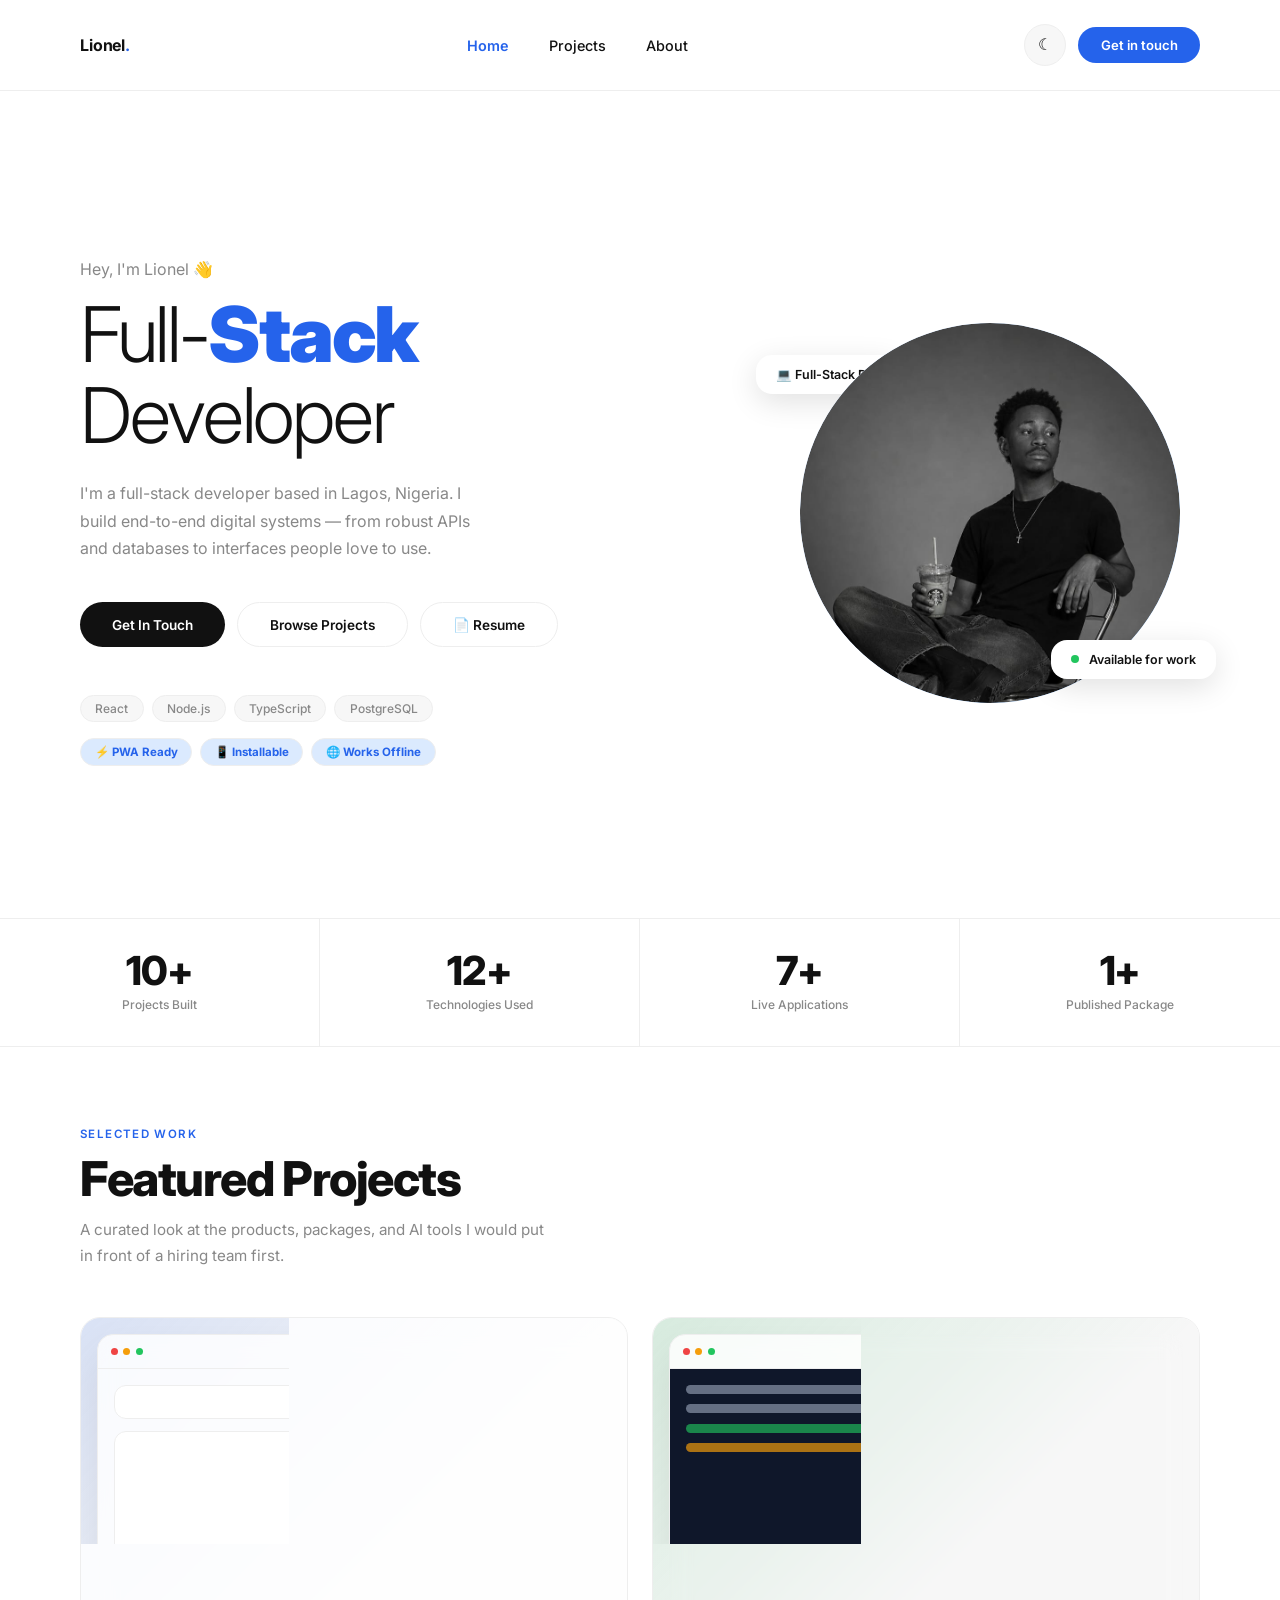
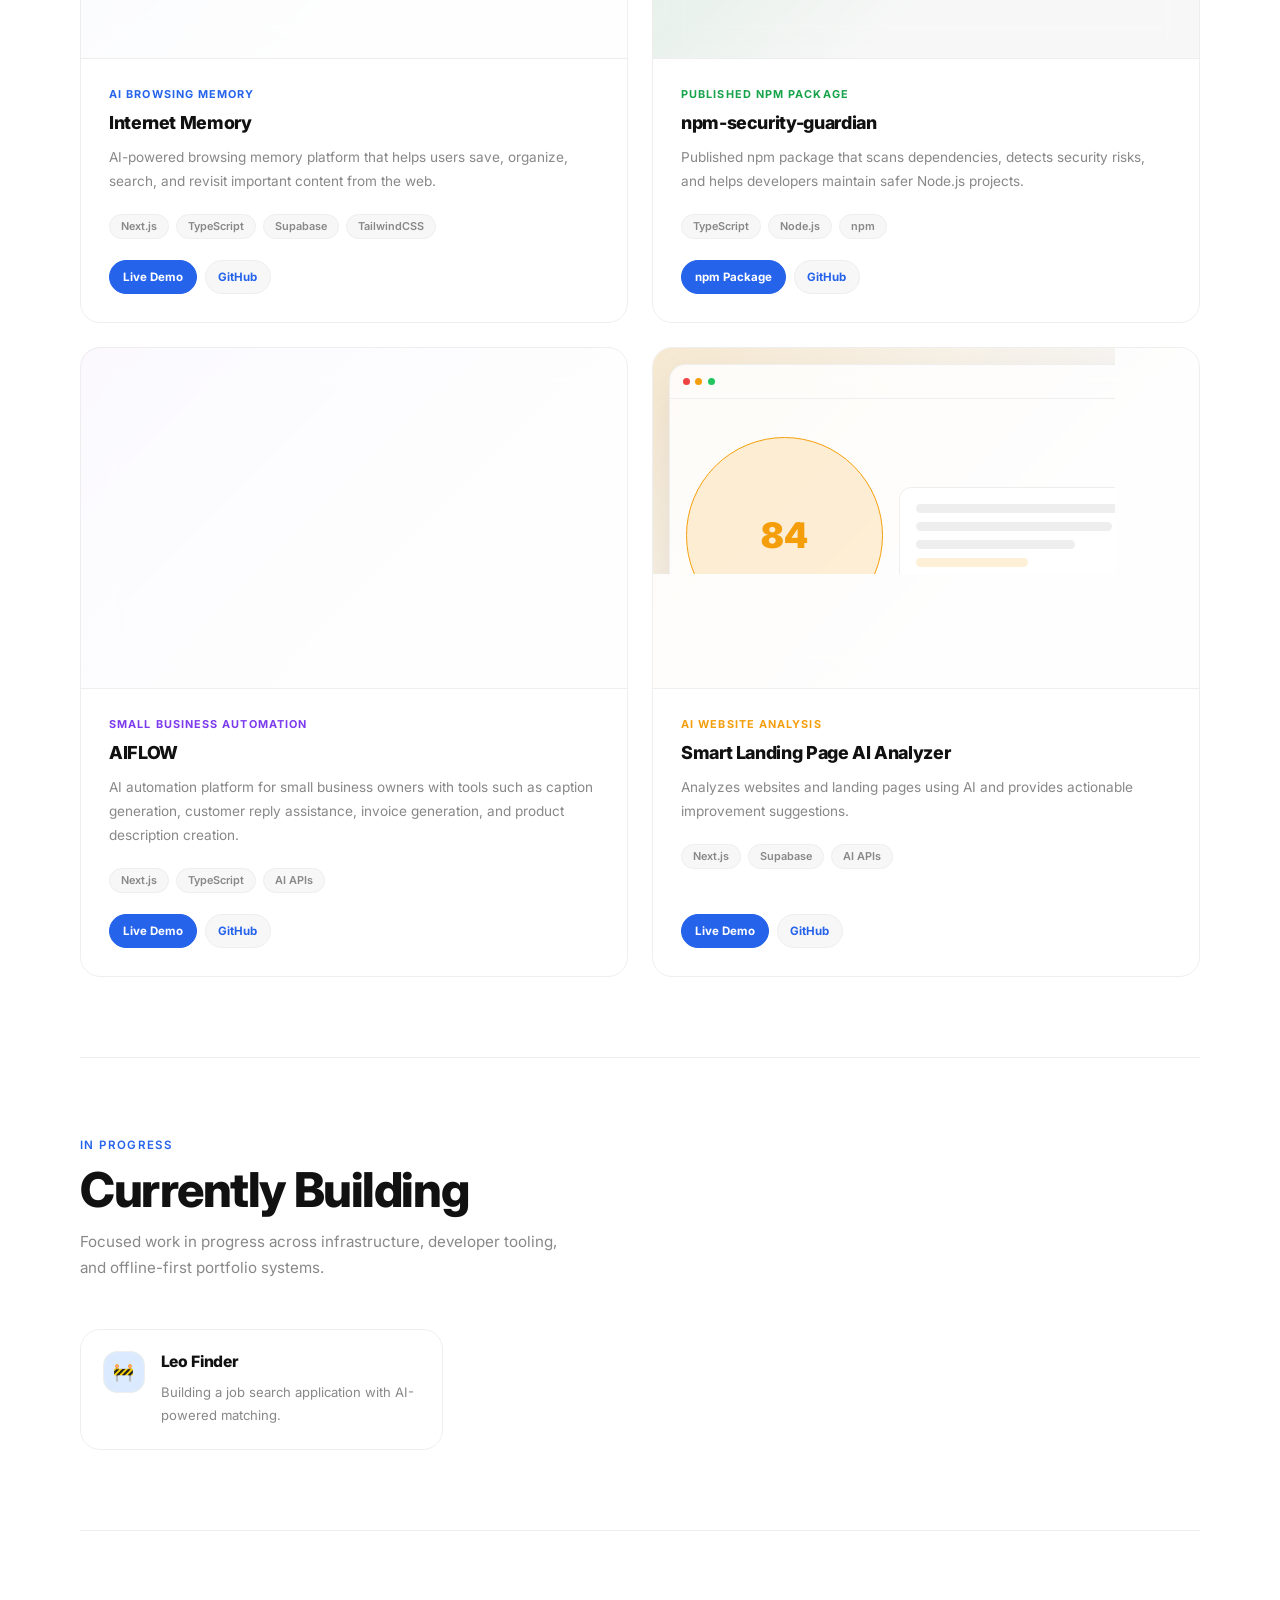
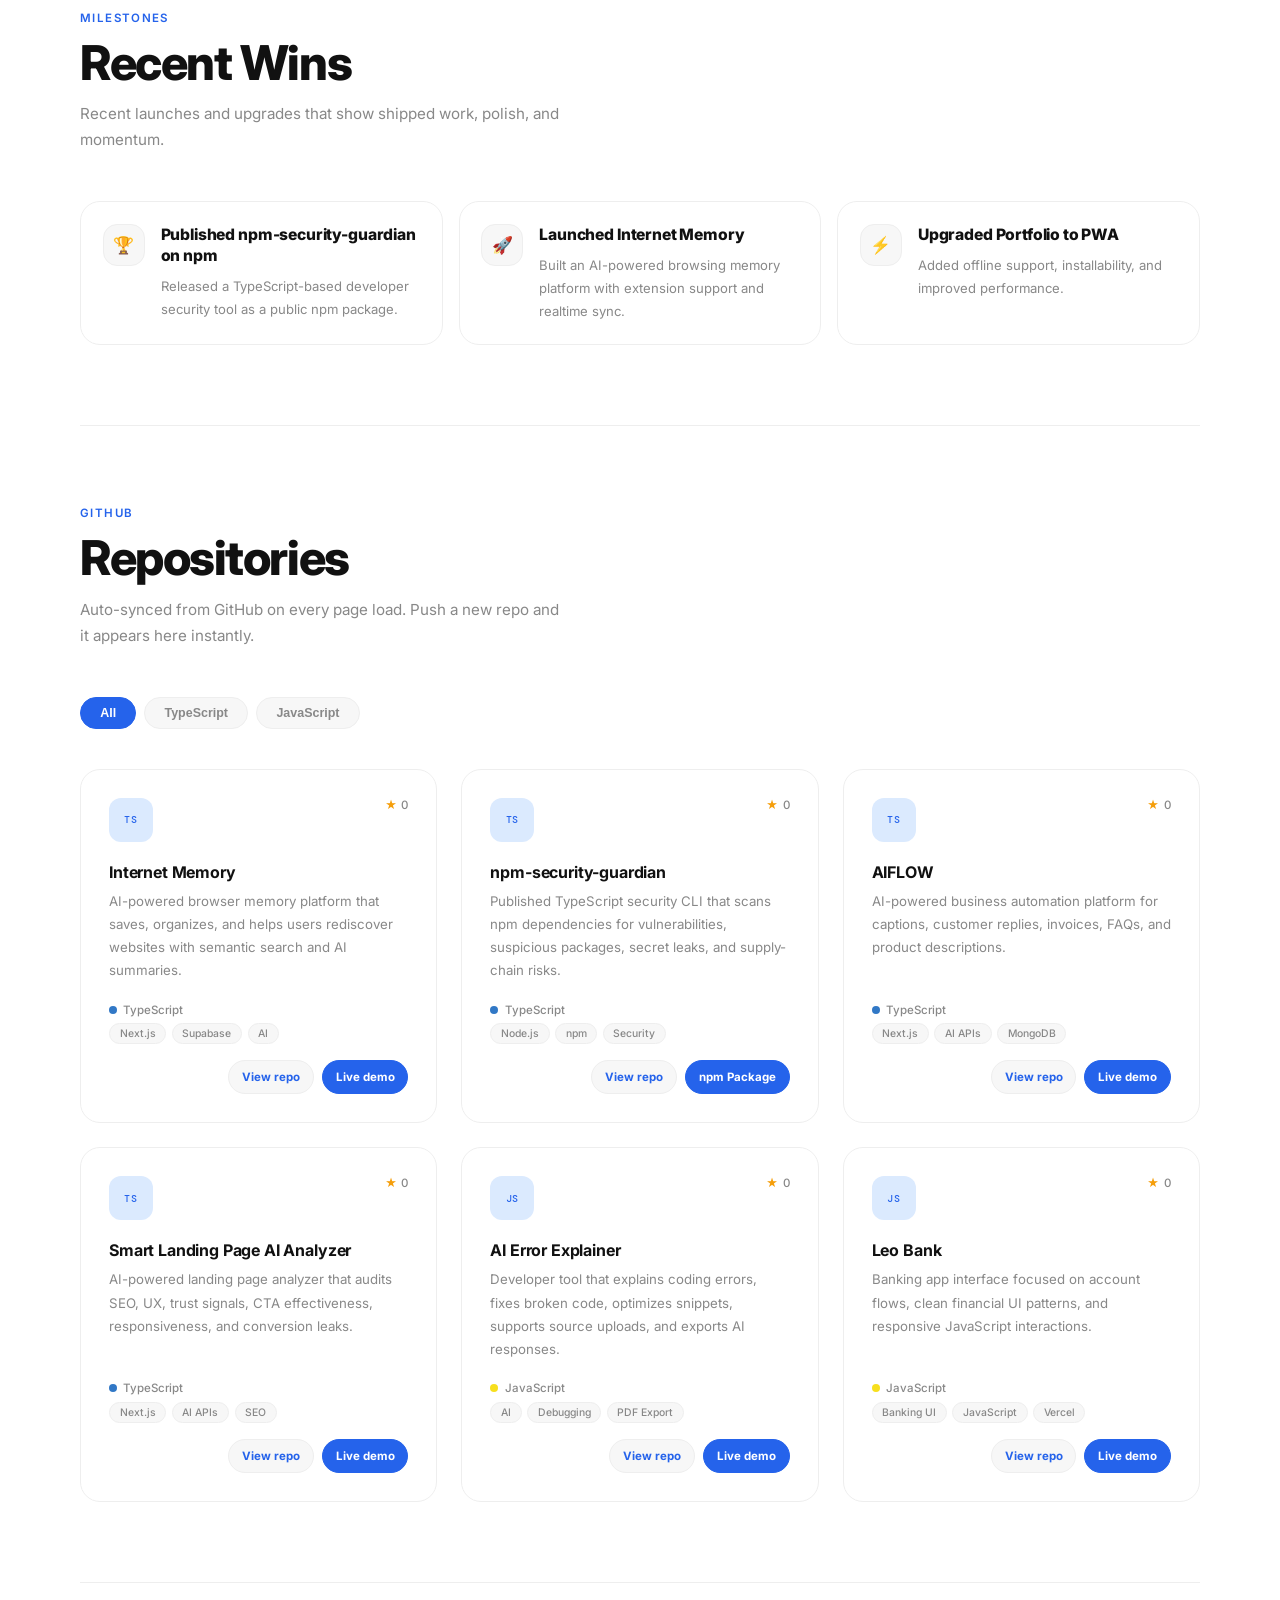
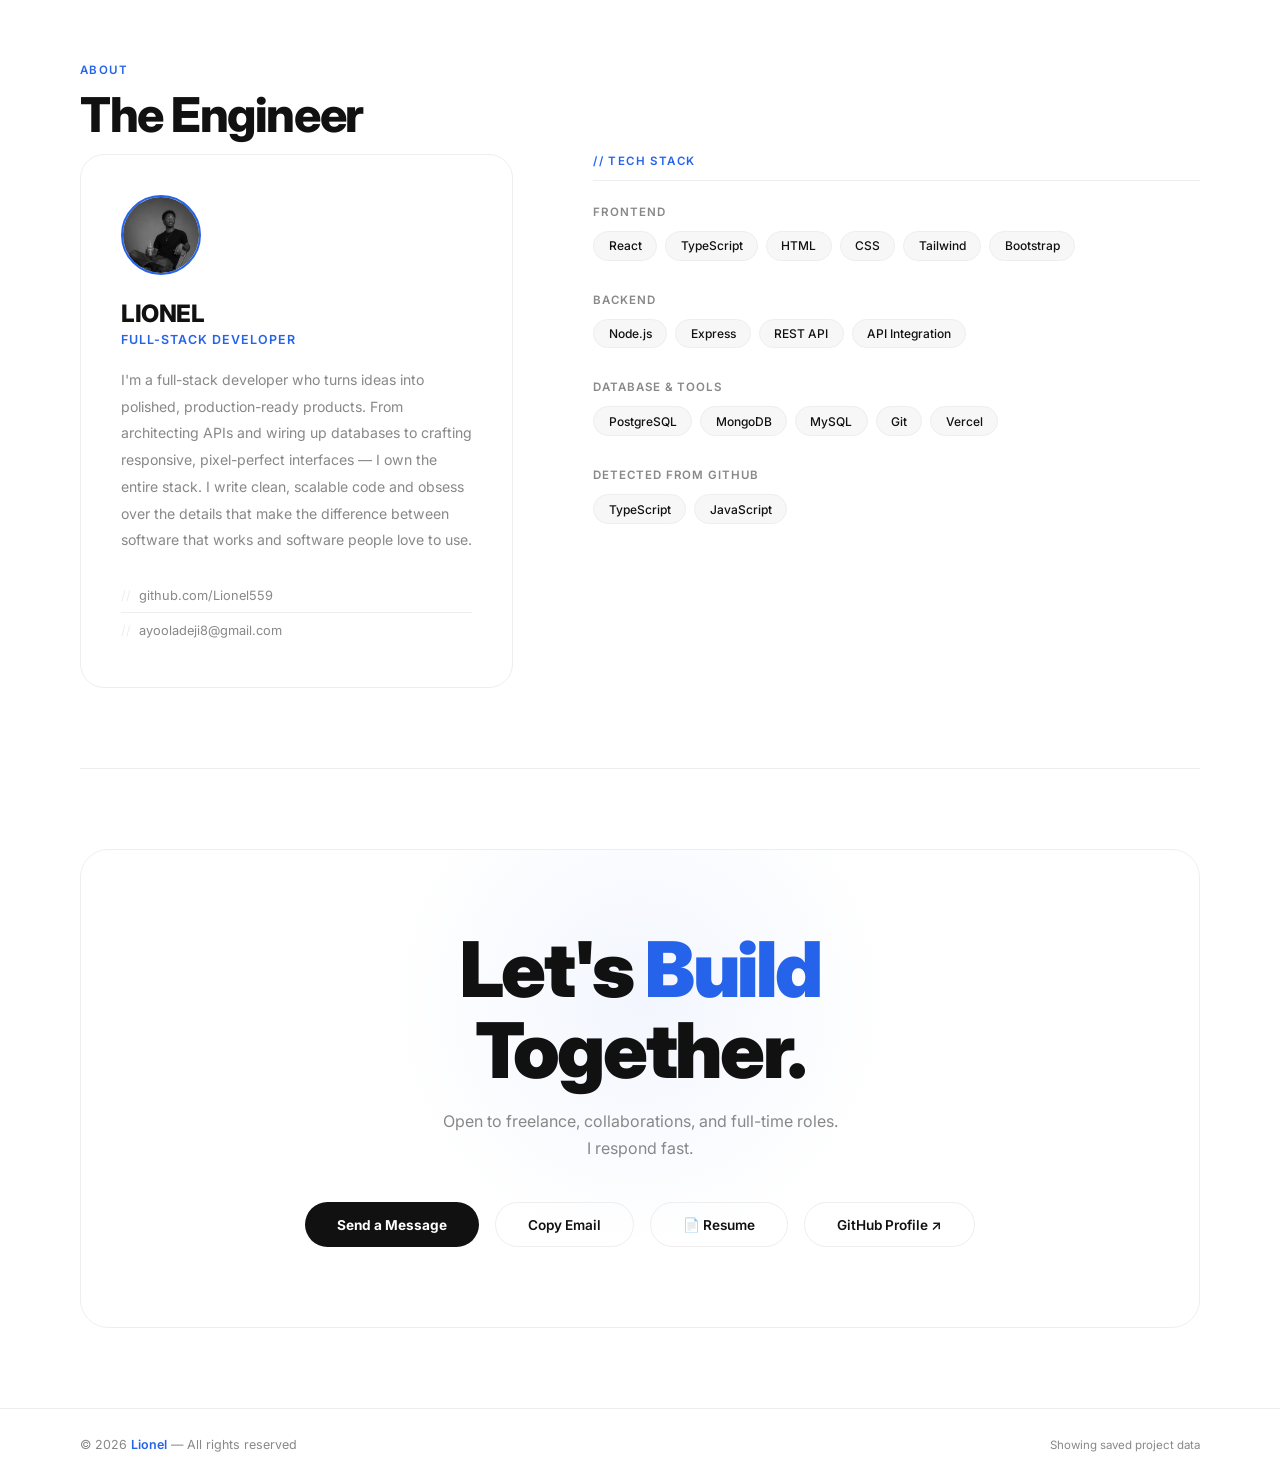
<file: index.html>
<!DOCTYPE html>
<html lang="en">
<head>
<meta charset="UTF-8"/>
<meta name="viewport" content="width=device-width,initial-scale=1"/>
<meta name="color-scheme" content="light dark"/>
<meta name="theme-color" content="#ffffff" media="(prefers-color-scheme: light)"/>
<meta name="theme-color" content="#0f1218" media="(prefers-color-scheme: dark)"/>
<title>Lionel — Full-Stack Developer</title>
<link rel="manifest" href="/manifest.json"/>
<link rel="apple-touch-icon" href="/assets/icons/icon-192.png"/>
<link href="https://fonts.googleapis.com/css2?family=Inter:wght@300;400;500;600;700;800;900&family=DM+Mono:wght@300;400;500&display=swap" rel="stylesheet"/>
<script src="js/theme.js"></script>
<link rel="stylesheet" href="css/style.css"/>
</head>
<body>

<!-- NAV -->
<nav>
  <div class="nav-logo">Lionel<span>.</span></div>
  <ul class="nav-links">
    <li><a href="#" class="active">Home</a></li>
    <li><a href="#featured-projects">Projects</a></li>
    <li><a href="#about">About</a></li>
  </ul>
  <div class="nav-actions">
    <button class="theme-toggle" id="theme-toggle" type="button" aria-label="Switch theme" aria-pressed="false">
      <span id="theme-toggle-icon" aria-hidden="true">&#9790;</span>
    </button>
    <a href="mailto:ayooladeji8@gmail.com" class="nav-cta">Get in touch</a>
  </div>
</nav>

<!-- HERO -->
<div class="hero">
  <div class="hero-left">
    <p class="hero-greeting">Hey, I'm Lionel &#x1F44B;</p>
    <h1 class="hero-heading">
      <span class="light">Full-</span><span class="bold">Stack</span><br>
      <span class="light">Developer</span>
    </h1>
    <p class="hero-desc">I'm a full-stack developer based in Lagos, Nigeria. I build end-to-end digital systems — from robust APIs and databases to interfaces people love to use.</p>
    <div class="hero-actions">
      <a href="mailto:ayooladeji8@gmail.com" class="btn-dark">Get In Touch</a>
      <a href="#featured-projects" class="btn-ghost">Browse Projects</a>
      <a href="https://drive.google.com/file/d/1uek7u83-ya41Xu2phGmPLYfjiicFIEzq/view?usp=sharing" target="_blank" rel="noopener noreferrer" class="btn-ghost">&#x1F4C4; Resume</a>
    </div>
    <div class="hero-tags">
      <span class="hero-tag">React</span>
      <span class="hero-tag">Node.js</span>
      <span class="hero-tag">TypeScript</span>
      <span class="hero-tag">PostgreSQL</span>
    </div>
    <div class="pwa-badges" aria-label="Progressive web app features">
      <span class="pwa-badge">&#9889; PWA Ready</span>
      <span class="pwa-badge">&#x1F4F1; Installable</span>
      <span class="pwa-badge">&#x1F310; Works Offline</span>
    </div>
  </div>
  <div class="hero-right">
    <div class="photo-badge2">&#x1F4BB; Full-Stack Dev</div>
    <div class="photo-bg">
      <img src="[data-uri]" alt="Lionel"/>
    </div>
    <div class="photo-badge">
      <div class="badge-dot"></div>
      Available for work
    </div>
  </div>
</div>

<!-- STATS STRIP -->
<div class="stats-strip">
  <div class="stat-item">
    <span class="stat-num" id="stat-projects">10+</span>
    <span class="stat-label">Projects Built</span>
  </div>
  <div class="stat-item">
    <span class="stat-num" id="stat-technologies">12+</span>
    <span class="stat-label">Technologies Used</span>
  </div>
  <div class="stat-item">
    <span class="stat-num" id="stat-live-apps">7+</span>
    <span class="stat-label">Live Applications</span>
  </div>
  <div class="stat-item">
    <span class="stat-num" id="stat-packages">1+</span>
    <span class="stat-label">Published Package</span>
  </div>
</div>

<!-- FEATURED PROJECTS -->
<main>
<section id="featured-projects" class="featured-projects">
  <div class="section-eyebrow">Selected Work</div>
  <h2 class="section-title">Featured Projects</h2>
  <p class="section-sub">A curated look at the products, packages, and AI tools I would put in front of a hiring team first.</p>
  <div class="featured-grid">
    <article class="featured-card featured-memory">
      <div class="featured-shot shot-memory" aria-hidden="true">
        <div class="shot-window">
          <div class="shot-topbar">
            <span></span><span></span><span></span>
          </div>
          <div class="shot-content">
            <div class="shot-search"></div>
            <div class="shot-stack">
              <span></span><span></span><span></span>
            </div>
            <div class="shot-panel wide"></div>
            <div class="shot-panel"></div>
            <div class="shot-panel accent"></div>
          </div>
        </div>
      </div>
      <div class="featured-card-body">
        <div class="featured-kicker">AI browsing memory</div>
        <h3 class="featured-title">Internet Memory</h3>
        <p class="featured-desc">AI-powered browsing memory platform that helps users save, organize, search, and revisit important content from the web.</p>
        <div class="featured-tech">
          <span class="tech-badge">Next.js</span>
          <span class="tech-badge">TypeScript</span>
          <span class="tech-badge">Supabase</span>
          <span class="tech-badge">TailwindCSS</span>
        </div>
        <div class="featured-actions">
          <a href="https://internet-memory-phi.vercel.app" target="_blank" rel="noopener noreferrer" class="project-action project-action-live">Live Demo</a>
          <a href="https://github.com/Lionel559/internet-memory" target="_blank" rel="noopener noreferrer" class="project-action">GitHub</a>
        </div>
      </div>
    </article>

    <article class="featured-card featured-package">
      <div class="featured-shot shot-package" aria-hidden="true">
        <div class="shot-window">
          <div class="shot-topbar">
            <span></span><span></span><span></span>
          </div>
          <div class="shot-terminal">
            <div class="terminal-line short"></div>
            <div class="terminal-line"></div>
            <div class="terminal-line good"></div>
            <div class="terminal-line warn"></div>
            <div class="terminal-grid">
              <span></span><span></span><span></span>
            </div>
          </div>
        </div>
      </div>
      <div class="featured-card-body">
        <div class="featured-kicker">Published npm package</div>
        <h3 class="featured-title">npm-security-guardian</h3>
        <p class="featured-desc">Published npm package that scans dependencies, detects security risks, and helps developers maintain safer Node.js projects.</p>
        <div class="featured-tech">
          <span class="tech-badge">TypeScript</span>
          <span class="tech-badge">Node.js</span>
          <span class="tech-badge">npm</span>
        </div>
        <div class="featured-actions">
          <a href="https://www.npmjs.com/package/npm-security-guardian" target="_blank" rel="noopener noreferrer" class="project-action project-action-live">npm Package</a>
          <a href="https://github.com/Lionel559/npm-security-guardian" target="_blank" rel="noopener noreferrer" class="project-action">GitHub</a>
        </div>
      </div>
    </article>

    <article class="featured-card featured-flow">
      <div class="featured-shot shot-flow" aria-hidden="true">
        <div class="shot-window">
          <div class="shot-topbar">
            <span></span><span></span><span></span>
          </div>
          <div class="shot-dashboard">
            <div class="shot-sidebar"></div>
            <div class="shot-workspace">
              <div class="shot-metric"></div>
              <div class="shot-metric accent"></div>
              <div class="shot-card-row"></div>
              <div class="shot-card-row short"></div>
            </div>
          </div>
        </div>
      </div>
      <div class="featured-card-body">
        <div class="featured-kicker">Small business automation</div>
        <h3 class="featured-title">AIFLOW</h3>
        <p class="featured-desc">AI automation platform for small business owners with tools such as caption generation, customer reply assistance, invoice generation, and product description creation.</p>
        <div class="featured-tech">
          <span class="tech-badge">Next.js</span>
          <span class="tech-badge">TypeScript</span>
          <span class="tech-badge">AI APIs</span>
        </div>
        <div class="featured-actions">
          <a href="https://ai-automation-khaki.vercel.app/dashboard" target="_blank" rel="noopener noreferrer" class="project-action project-action-live">Live Demo</a>
          <a href="https://github.com/Lionel559/Ai-automation" target="_blank" rel="noopener noreferrer" class="project-action">GitHub</a>
        </div>
      </div>
    </article>

    <article class="featured-card featured-analyzer">
      <div class="featured-shot shot-analyzer" aria-hidden="true">
        <div class="shot-window">
          <div class="shot-topbar">
            <span></span><span></span><span></span>
          </div>
          <div class="shot-analysis">
            <div class="shot-score">84</div>
            <div class="shot-report">
              <span></span><span></span><span></span><span></span>
            </div>
          </div>
        </div>
      </div>
      <div class="featured-card-body">
        <div class="featured-kicker">AI website analysis</div>
        <h3 class="featured-title">Smart Landing Page AI Analyzer</h3>
        <p class="featured-desc">Analyzes websites and landing pages using AI and provides actionable improvement suggestions.</p>
        <div class="featured-tech">
          <span class="tech-badge">Next.js</span>
          <span class="tech-badge">Supabase</span>
          <span class="tech-badge">AI APIs</span>
        </div>
        <div class="featured-actions">
          <a href="https://smart-landingpage-ai-analyzer.vercel.app" target="_blank" rel="noopener noreferrer" class="project-action project-action-live">Live Demo</a>
          <a href="https://github.com/Lionel559/Smart-landingpage-Ai-analyzer" target="_blank" rel="noopener noreferrer" class="project-action">GitHub</a>
        </div>
      </div>
    </article>
  </div>
</section>

<!-- CURRENTLY BUILDING -->
<section id="currently-building" class="momentum-section">
  <div class="section-eyebrow">In Progress</div>
  <h2 class="section-title">Currently Building</h2>
  <p class="section-sub">Focused work in progress across infrastructure, developer tooling, and offline-first portfolio systems.</p>
  <div class="momentum-grid">
    <article class="momentum-card">
      <div class="momentum-icon" aria-hidden="true">&#x1F6A7;</div>
      <div class="momentum-content">
        <h3>Leo Finder</h3>
        <p>Building a job search application with AI-powered matching.</p>
      </div>
    </article>
  </div>
</section>

<!-- RECENT WINS -->
<section id="recent-wins" class="momentum-section">
  <div class="section-eyebrow">Milestones</div>
  <h2 class="section-title">Recent Wins</h2>
  <p class="section-sub">Recent launches and upgrades that show shipped work, polish, and momentum.</p>
  <div class="momentum-grid">
    <article class="momentum-card momentum-win">
      <div class="momentum-icon" aria-hidden="true">&#x1F3C6;</div>
      <div class="momentum-content">
        <h3>Published npm-security-guardian on npm</h3>
        <p>Released a TypeScript-based developer security tool as a public npm package.</p>
      </div>
    </article>
    <article class="momentum-card momentum-win">
      <div class="momentum-icon" aria-hidden="true">&#x1F680;</div>
      <div class="momentum-content">
        <h3>Launched Internet Memory</h3>
        <p>Built an AI-powered browsing memory platform with extension support and realtime sync.</p>
      </div>
    </article>
    <article class="momentum-card momentum-win">
      <div class="momentum-icon" aria-hidden="true">&#9889;</div>
      <div class="momentum-content">
        <h3>Upgraded Portfolio to PWA</h3>
        <p>Added offline support, installability, and improved performance.</p>
      </div>
    </article>
  </div>
</section>

<!-- PROJECTS -->
<section id="projects">
  <div class="section-eyebrow">GitHub</div>
  <h2 class="section-title">Repositories</h2>
  <p class="section-sub">Auto-synced from GitHub on every page load. Push a new repo and it appears here instantly.</p>
  <div class="filter-bar" id="filter-bar">
    <button class="filter-btn active" type="button" data-filter="all">All</button>
  </div>
  <div class="projects-grid" id="projects-grid">
    <div class="loading-state">
      <div class="loader"></div>
      <div class="loading-text">Fetching repositories from GitHub...</div>
    </div>
  </div>
</section>

<!-- ABOUT -->
<section id="about">
  <div class="section-eyebrow">About</div>
  <h2 class="section-title">The Engineer</h2>
  <div class="about-layout">
    <div class="about-card">
      <div class="avatar-ring" id="avatar-wrap">
        <img src="[data-uri]" alt="Lionel"/>
      </div>
      <div class="about-name">LIONEL</div>
      <div class="about-role">Full-Stack Developer</div>
      <p class="about-bio">
        I'm a full-stack developer who turns ideas into polished, production-ready products. From architecting APIs and wiring up databases to crafting responsive, pixel-perfect interfaces — I own the entire stack. I write clean, scalable code and obsess over the details that make the difference between software that works and software people love to use.
      </p>
      <div class="about-links">
        <a href="https://github.com/Lionel559" target="_blank" rel="noopener noreferrer" class="about-link"><span>//</span> github.com/Lionel559</a>
        <a href="mailto:ayooladeji8@gmail.com" class="about-link"><span>//</span> ayooladeji8@gmail.com</a>
      </div>
    </div>
    <div class="skills-section">
      <h3>// Tech Stack</h3>
      <div class="skill-group">
        <div class="skill-group-label">Frontend</div>
        <div class="skills-grid">
          <span class="skill-chip">React</span>
          <span class="skill-chip">TypeScript</span>
          <span class="skill-chip">HTML</span>
          <span class="skill-chip">CSS</span>
          <span class="skill-chip">Tailwind</span>
          <span class="skill-chip">Bootstrap</span>
        </div>
      </div>
      <div class="skill-group">
        <div class="skill-group-label">Backend</div>
        <div class="skills-grid">
          <span class="skill-chip">Node.js</span>
          <span class="skill-chip">Express</span>
          <span class="skill-chip">REST API</span>
          <span class="skill-chip">API Integration</span>
        </div>
      </div>
      <div class="skill-group">
        <div class="skill-group-label">Database &amp; Tools</div>
        <div class="skills-grid">
          <span class="skill-chip">PostgreSQL</span>
          <span class="skill-chip">MongoDB</span>
          <span class="skill-chip">MySQL</span>
          <span class="skill-chip">Git</span>
          <span class="skill-chip">Vercel</span>
        </div>
      </div>
      <div class="skill-group" id="detected-langs-wrap">
        <div class="skill-group-label">Detected from GitHub</div>
        <div class="skills-grid" id="detected-langs"></div>
      </div>
    </div>
  </div>
</section>

<!-- CONTACT -->
<section id="contact">
  <div class="contact-wrap">
    <div class="contact-title">Let's <span>Build</span><br>Together.</div>
    <p class="contact-sub">Open to freelance, collaborations, and full-time roles.<br>I respond fast.</p>
    <div class="contact-actions">
      <a href="mailto:ayooladeji8@gmail.com" class="btn-white">Send a Message</a>
      <button class="btn-outline-white copy-email-btn" type="button" id="copy-email" data-email="ayooladeji8@gmail.com">Copy Email</button>
      <a href="https://drive.google.com/file/d/1uek7u83-ya41Xu2phGmPLYfjiicFIEzq/view?usp=sharing" target="_blank" rel="noopener noreferrer" class="btn-outline-white">&#x1F4C4; Resume</a>
      <a href="https://github.com/Lionel559" target="_blank" rel="noopener noreferrer" class="btn-outline-white">GitHub Profile ↗</a>
    </div>
    <div class="copy-email-status" id="copy-email-status" role="status" aria-live="polite" hidden>Email copied!</div>
  </div>
</section>
</main>

<footer>
  <div class="footer-copy">© 2026 <em>Lionel</em> — All rights reserved</div>
  <div class="footer-sync" id="footer-sync">Synced with GitHub API</div>
</footer>

<script src="js/projects.js"></script>
<script src="js/main.js"></script>
</body>
</html>
</file>
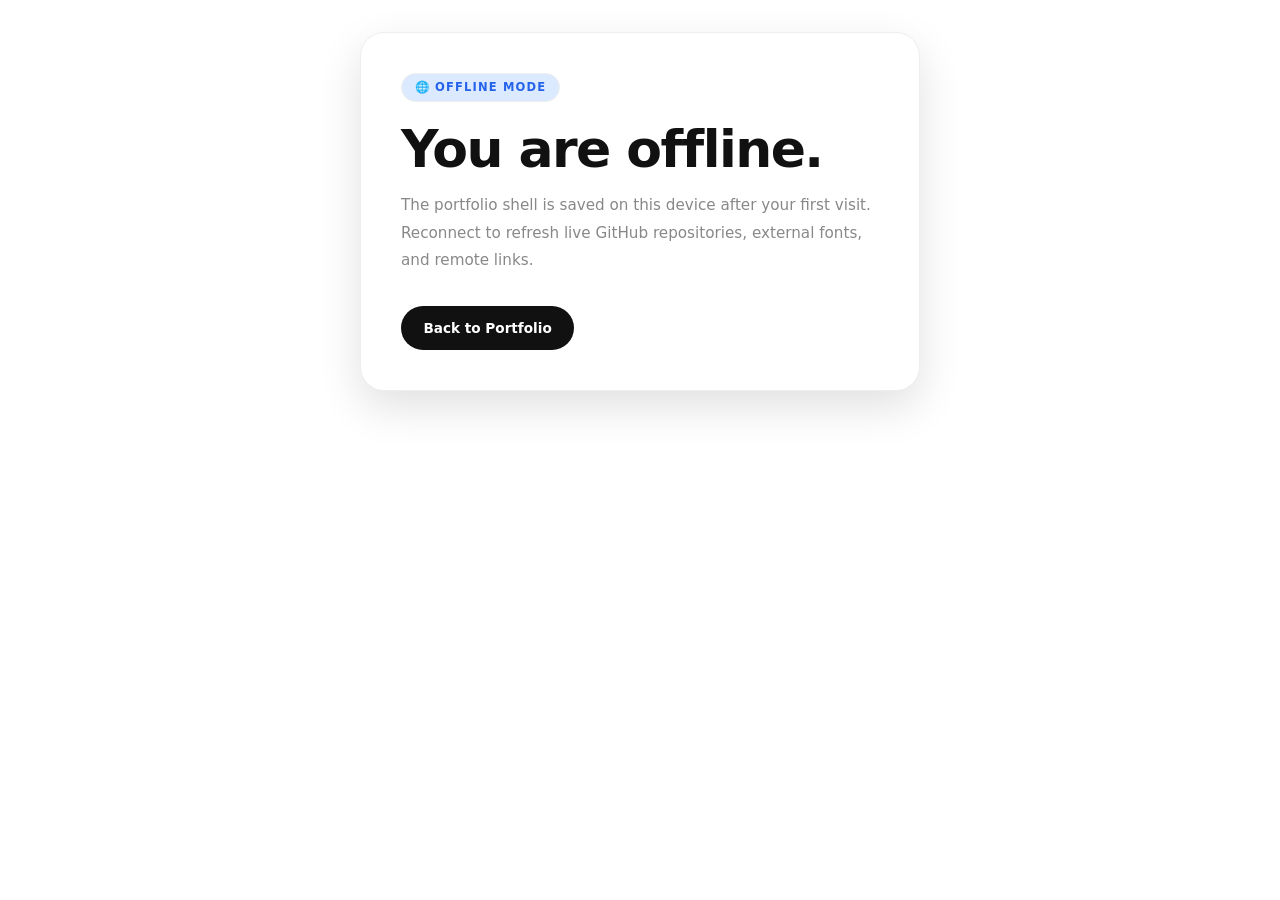
<file: offline.html>
<!DOCTYPE html>
<html lang="en">
<head>
<meta charset="UTF-8"/>
<meta name="viewport" content="width=device-width,initial-scale=1"/>
<meta name="color-scheme" content="light dark"/>
<meta name="theme-color" content="#ffffff" media="(prefers-color-scheme: light)"/>
<meta name="theme-color" content="#0f1218" media="(prefers-color-scheme: dark)"/>
<title>Offline — Amao Elijah Portfolio</title>
<link rel="manifest" href="/manifest.json"/>
<link rel="apple-touch-icon" href="/assets/icons/icon-192.png"/>
<style>
*{margin:0;padding:0;box-sizing:border-box}
:root{
  --bg:#ffffff;
  --surface:#ffffff;
  --surface-alt:#f7f7f7;
  --text:#111111;
  --muted:#888888;
  --border:#eeeeee;
  --blue:#2563eb;
  --blue-light:#dbeafe;
  --button-bg:#111111;
  --button-text:#ffffff;
  --shadow:rgba(0,0,0,0.12);
  --font:'Inter',system-ui,-apple-system,BlinkMacSystemFont,'Segoe UI',sans-serif;
}
@media(prefers-color-scheme:dark){
  :root{
    --bg:#0f1218;
    --surface:#151a22;
    --surface-alt:#1d2430;
    --text:#f4f7fb;
    --muted:#a4adba;
    --border:#2b3442;
    --blue-light:rgba(37,99,235,0.18);
    --button-bg:#f4f7fb;
    --button-text:#0f1218;
    --shadow:rgba(0,0,0,0.32);
  }
}
html,body{min-height:100%;background:var(--bg);color:var(--text);font-family:var(--font)}
body{display:flex;align-items:center;justify-content:center;padding:2rem}
.offline-card{
  width:min(100%,560px);background:var(--surface);border:1.5px solid var(--border);
  border-radius:24px;padding:2.5rem;box-shadow:0 16px 44px var(--shadow);
}
.offline-badge{
  display:inline-flex;align-items:center;gap:0.45rem;margin-bottom:1.25rem;
  font-size:0.72rem;font-weight:700;letter-spacing:0.1em;text-transform:uppercase;
  color:var(--blue);background:var(--blue-light);border:1px solid var(--border);
  border-radius:100px;padding:0.4rem 0.8rem;
}
h1{font-size:clamp(2rem,7vw,3.25rem);line-height:1.05;letter-spacing:-0.03em;margin-bottom:1rem}
p{font-size:0.95rem;line-height:1.8;color:var(--muted);margin-bottom:2rem}
a{
  display:inline-flex;align-items:center;justify-content:center;
  min-height:42px;padding:0.85rem 1.4rem;border-radius:100px;
  background:var(--button-bg);color:var(--button-text);
  font-size:0.85rem;font-weight:700;text-decoration:none;
}
@media(max-width:480px){
  body{padding:1.25rem}
  .offline-card{padding:1.75rem;border-radius:20px}
  a{width:100%}
}
</style>
</head>
<body>
  <main class="offline-card">
    <div class="offline-badge">&#x1F310; Offline Mode</div>
    <h1>You are offline.</h1>
    <p>The portfolio shell is saved on this device after your first visit. Reconnect to refresh live GitHub repositories, external fonts, and remote links.</p>
    <a href="/">Back to Portfolio</a>
  </main>
</body>
</html>
</file>
<file: css/style.css>
*{margin:0;padding:0;box-sizing:border-box}
:root{
  --bg:#ffffff;
  --surface:#ffffff;
  --surface-alt:#f7f7f7;
  --text:#111111;
  --muted:#888888;
  --border:#eeeeee;
  --blue:#2563eb;
  --blue-light:#dbeafe;
  --on-blue:#ffffff;
  --button-bg:#111111;
  --button-text:#ffffff;
  --button-hover:#333333;
  --nav-bg:rgba(255,255,255,0.95);
  --shadow:rgba(0,0,0,0.12);
  --blue-shadow:rgba(37,99,235,0.1);
  --blue-radial:rgba(37,99,235,0.06);
  --white:var(--surface);
  --offwhite:var(--surface-alt);
  --black:var(--text);
  --gray:var(--muted);
  --light:var(--border);
  --font:'Inter',sans-serif;
  --mono:'DM Mono',monospace;
}

:root[data-theme="dark"]{
  --bg:#0f1218;
  --surface:#151a22;
  --surface-alt:#1d2430;
  --text:#f4f7fb;
  --muted:#a4adba;
  --border:#2b3442;
  --blue-light:rgba(37,99,235,0.18);
  --button-bg:#f4f7fb;
  --button-text:#0f1218;
  --button-hover:#dbeafe;
  --nav-bg:rgba(15,18,24,0.92);
  --shadow:rgba(0,0,0,0.32);
  --blue-shadow:rgba(37,99,235,0.22);
  --blue-radial:rgba(37,99,235,0.14);
}

html{background:var(--bg);scroll-behavior:smooth}
body{background:var(--bg);color:var(--text);font-family:var(--font);overflow-x:hidden;transition:background 0.2s,color 0.2s}

/* NAV */
nav{
  display:flex;align-items:center;justify-content:space-between;
  padding:1.5rem 5rem;
  border-bottom:1px solid var(--light);
  position:sticky;top:0;z-index:100;
  background:var(--nav-bg);
  backdrop-filter:blur(10px);
}
.nav-logo{
  font-size:1rem;font-weight:700;
  color:var(--black);letter-spacing:-0.01em;
}
.nav-logo span{color:var(--blue)}
.nav-links{display:flex;gap:2.5rem;list-style:none}
.nav-links a{
  font-size:0.9rem;font-weight:500;color:var(--black);
  text-decoration:none;transition:color 0.2s;
}
.nav-links a.active{color:var(--blue);font-weight:600}
.nav-links a:hover{color:var(--blue)}
.nav-actions{display:flex;align-items:center;gap:0.75rem}
.theme-toggle{
  width:42px;height:42px;border-radius:50%;
  border:1.5px solid var(--light);
  background:var(--offwhite);color:var(--black);
  display:inline-flex;align-items:center;justify-content:center;
  font-size:1rem;line-height:1;cursor:pointer;
  transition:background 0.2s,border-color 0.2s,color 0.2s,transform 0.2s,opacity 0.2s;
}
.theme-toggle:hover{border-color:var(--blue);color:var(--blue);transform:translateY(-1px)}
.theme-toggle:focus-visible{outline:3px solid var(--blue-light);outline-offset:3px}
.nav-cta{
  display:flex;align-items:center;gap:0.5rem;
  font-size:0.82rem;font-weight:600;
  color:var(--on-blue);background:var(--blue);
  padding:0.6rem 1.4rem;border-radius:100px;
  text-decoration:none;transition:opacity 0.2s;
}
.nav-cta:hover{opacity:0.85}

/* HERO */
.hero{
  background:var(--bg);
  display:grid;grid-template-columns:1fr 420px;
  align-items:center;gap:3rem;
  padding:5rem 5rem 4rem;
  min-height:calc(100vh - 73px);
  max-width:1400px;margin:0 auto;
}
.hero-left{}
.hero-greeting{
  font-size:1rem;font-weight:400;color:var(--gray);
  margin-bottom:1rem;display:flex;align-items:center;gap:0.5rem;
}
.hero-heading{
  font-size:clamp(3rem,6vw,5.5rem);
  line-height:1.05;letter-spacing:-0.03em;
  margin-bottom:1.5rem;font-weight:900;
}
.hero-heading .light{font-weight:300;color:var(--black)}
.hero-heading .bold{font-weight:900;color:var(--blue)}
.hero-desc{
  font-size:1rem;font-weight:400;color:var(--gray);
  line-height:1.7;max-width:420px;margin-bottom:2.5rem;
}
.hero-actions{display:flex;gap:0.75rem;flex-wrap:wrap;margin-bottom:3rem}
.btn-dark{
  display:inline-flex;align-items:center;gap:0.5rem;
  padding:0.85rem 2rem;border-radius:100px;
  background:var(--button-bg);color:var(--button-text);
  font-size:0.85rem;font-weight:600;text-decoration:none;
  transition:background 0.2s;
}
.btn-dark:hover{background:var(--button-hover)}
.btn-ghost{
  display:inline-flex;align-items:center;gap:0.5rem;
  padding:0.85rem 2rem;border-radius:100px;
  background:transparent;color:var(--black);
  font-size:0.85rem;font-weight:600;text-decoration:none;
  border:1.5px solid var(--light);transition:border-color 0.2s;
}
.btn-ghost:hover{border-color:var(--muted)}
.hero-tags{display:flex;gap:0.5rem;flex-wrap:wrap}
.hero-tag{
  font-size:0.75rem;font-weight:500;color:var(--gray);
  padding:0.3rem 0.9rem;border-radius:100px;
  border:1px solid var(--light);background:var(--offwhite);
}
.pwa-badges{display:flex;gap:0.5rem;flex-wrap:wrap;margin-top:1rem}
.pwa-badge{
  font-size:0.72rem;font-weight:700;color:var(--blue);
  padding:0.38rem 0.85rem;border-radius:100px;
  border:1px solid var(--light);background:var(--blue-light);
}

/* PHOTO */
.hero-right{
  display:flex;align-items:center;justify-content:center;
  position:relative;
}
.photo-bg{
  width:380px;height:380px;border-radius:50%;
  background:linear-gradient(135deg,#dbeafe 0%,#bfdbfe 50%,#93c5fd 100%);
  display:flex;align-items:flex-end;justify-content:center;
  overflow:hidden;position:relative;
}
.photo-bg img{
  width:100%;height:100%;object-fit:cover;object-position:center top;
  border-radius:50%;
}
.photo-badge{
  position:absolute;bottom:1.5rem;right:-1rem;
  background:var(--white);border-radius:16px;
  padding:0.75rem 1.25rem;
  box-shadow:0 8px 30px var(--shadow);
  display:flex;align-items:center;gap:0.6rem;
  font-size:0.78rem;font-weight:600;color:var(--black);
  white-space:nowrap;
}
.badge-dot{width:8px;height:8px;border-radius:50%;background:#22c55e;flex-shrink:0}
.photo-badge2{
  position:absolute;top:2rem;left:-1.5rem;
  background:var(--white);border-radius:16px;
  padding:0.75rem 1.25rem;
  box-shadow:0 8px 30px var(--shadow);
  font-size:0.78rem;font-weight:600;color:var(--black);
  white-space:nowrap;
}

/* STATS STRIP */
.stats-strip{
  border-top:1px solid var(--light);border-bottom:1px solid var(--light);
  display:grid;grid-template-columns:repeat(4,1fr);
  background:var(--white);
}
.stat-item{
  padding:2rem;text-align:center;
  border-right:1px solid var(--light);
  transition:background 0.2s;
}
.stat-item:last-child{border-right:none}
.stat-item:hover{background:var(--offwhite)}
.stat-num{
  font-size:2.5rem;font-weight:800;color:var(--black);
  letter-spacing:-0.03em;display:block;line-height:1;margin-bottom:0.4rem;
}
.stat-label{font-size:0.75rem;font-weight:500;color:var(--gray);display:block;line-height:1.35}

/* MAIN */
main{max-width:1400px;margin:0 auto;padding:0 5rem}
section{padding:5rem 0;border-bottom:1px solid var(--light)}
section:last-child{border-bottom:none}

.section-eyebrow{
  font-size:0.72rem;font-weight:600;letter-spacing:0.12em;
  text-transform:uppercase;color:var(--blue);
  margin-bottom:0.75rem;
}
.section-title{
  font-size:clamp(2rem,4vw,3rem);font-weight:800;
  letter-spacing:-0.03em;color:var(--black);
  margin-bottom:0.75rem;line-height:1.1;
}
.section-sub{
  font-size:0.95rem;color:var(--gray);font-weight:400;
  line-height:1.7;max-width:480px;margin-bottom:3rem;
}

/* FILTER */
.filter-bar{display:flex;gap:0.5rem;flex-wrap:wrap;margin-bottom:2.5rem}
.filter-btn{
  font-size:0.78rem;font-weight:600;
  padding:0.5rem 1.2rem;border-radius:100px;
  background:var(--offwhite);border:1.5px solid var(--light);
  color:var(--gray);cursor:pointer;transition:all 0.2s;
}
.filter-btn:hover,.filter-btn.active{
  background:var(--blue);border-color:var(--blue);color:var(--on-blue);
}

/* FEATURED PROJECTS */
.featured-grid{
  display:grid;grid-template-columns:repeat(2,minmax(0,1fr));
  gap:1.5rem;
}
.featured-card{
  --accent:var(--blue);
  --accent-soft:var(--blue-light);
  background:var(--white);border:1.5px solid var(--light);
  border-radius:20px;overflow:hidden;
  display:flex;flex-direction:column;min-height:100%;
  animation:fadeUp 0.5s ease both;
  transition:transform 0.25s,border-color 0.25s,box-shadow 0.25s,background 0.25s;
}
.featured-card:nth-child(2){animation-delay:0.04s}
.featured-card:nth-child(3){animation-delay:0.08s}
.featured-card:nth-child(4){animation-delay:0.12s}
.featured-card:hover{
  border-color:var(--accent);
  box-shadow:0 16px 44px var(--blue-shadow);
  transform:translateY(-5px);
}
.featured-card:hover .shot-window{transform:translateY(-3px)}
.featured-memory{--accent:#2563eb;--accent-soft:rgba(37,99,235,0.14)}
.featured-package{--accent:#16a34a;--accent-soft:rgba(22,163,74,0.14)}
.featured-flow{--accent:#7c3aed;--accent-soft:rgba(124,58,237,0.14)}
.featured-analyzer{--accent:#f59e0b;--accent-soft:rgba(245,158,11,0.16)}
.featured-shot{
  min-height:220px;aspect-ratio:16/10;padding:1rem;
  background:
    linear-gradient(135deg,var(--accent-soft),transparent 62%),
    var(--offwhite);
  border-bottom:1px solid var(--light);
  position:relative;overflow:hidden;
}
.shot-window{
  height:100%;border:1px solid var(--light);border-radius:16px;
  background:rgba(255,255,255,0.82);
  box-shadow:0 18px 42px rgba(0,0,0,0.08);
  overflow:hidden;display:flex;flex-direction:column;
  transition:transform 0.25s;
  backdrop-filter:blur(10px);
}
:root[data-theme="dark"] .shot-window{
  background:rgba(15,18,24,0.78);
  box-shadow:0 18px 42px rgba(0,0,0,0.28);
}
.shot-topbar{
  height:34px;border-bottom:1px solid var(--light);
  display:flex;align-items:center;gap:0.35rem;padding:0 0.8rem;
}
.shot-topbar span{width:7px;height:7px;border-radius:50%;background:var(--light)}
.shot-topbar span:first-child{background:#ef4444}
.shot-topbar span:nth-child(2){background:#f59e0b}
.shot-topbar span:nth-child(3){background:#22c55e}
.shot-content,.shot-terminal,.shot-dashboard,.shot-analysis{
  flex:1;padding:1rem;
}
.shot-content{
  display:grid;grid-template-columns:1.1fr 0.9fr;grid-template-rows:auto 1fr 1fr;
  gap:0.75rem;
}
.shot-search,.shot-panel,.shot-stack,.shot-sidebar,.shot-metric,.shot-card-row,.shot-score,.shot-report{
  border:1px solid var(--light);background:var(--white);border-radius:12px;
}
.shot-search{grid-column:1/-1;height:34px}
.shot-panel{min-height:44px}
.shot-panel.wide{grid-row:2/4}
.shot-panel.accent,.shot-metric.accent{background:var(--accent-soft);border-color:var(--accent)}
.shot-stack{display:flex;flex-direction:column;gap:0.4rem;padding:0.7rem}
.shot-stack span,.shot-report span,.terminal-line,.terminal-grid span,.shot-card-row{
  display:block;border-radius:100px;background:var(--light);
}
.shot-stack span{height:8px}
.shot-stack span:nth-child(2){width:76%}
.shot-stack span:nth-child(3){width:58%}
.shot-terminal{
  display:flex;flex-direction:column;gap:0.65rem;
  background:#0f172a;color:#dbeafe;
}
.terminal-line{height:9px;width:90%;background:rgba(219,234,254,0.42)}
.terminal-line.short{width:54%}
.terminal-line.good{width:78%;background:rgba(34,197,94,0.64)}
.terminal-line.warn{width:68%;background:rgba(245,158,11,0.68)}
.terminal-grid{display:grid;grid-template-columns:repeat(3,1fr);gap:0.5rem;margin-top:auto}
.terminal-grid span{height:42px;background:rgba(219,234,254,0.12);border:1px solid rgba(219,234,254,0.16)}
.shot-dashboard{display:grid;grid-template-columns:74px 1fr;gap:0.85rem}
.shot-sidebar{height:100%;background:var(--accent-soft)}
.shot-workspace{display:grid;grid-template-columns:repeat(2,1fr);gap:0.65rem;align-content:start}
.shot-metric{height:52px}
.shot-card-row{grid-column:1/-1;height:36px;border-radius:12px}
.shot-card-row.short{width:70%}
.shot-analysis{display:grid;grid-template-columns:0.85fr 1.15fr;align-items:center;gap:1rem}
.shot-score{
  aspect-ratio:1;border-radius:50%;
  display:flex;align-items:center;justify-content:center;
  color:var(--accent);font-size:2.2rem;font-weight:900;
  background:var(--accent-soft);border-color:var(--accent);
}
.shot-report{padding:1rem;display:flex;flex-direction:column;gap:0.55rem}
.shot-report span{height:9px}
.shot-report span:nth-child(2){width:84%}
.shot-report span:nth-child(3){width:68%}
.shot-report span:nth-child(4){width:48%;background:var(--accent-soft)}
.featured-card-body{
  padding:1.75rem;display:flex;flex-direction:column;flex:1;
}
.featured-kicker{
  font-size:0.68rem;font-weight:700;letter-spacing:0.1em;text-transform:uppercase;
  color:var(--accent);margin-bottom:0.65rem;
}
.featured-title{
  font-size:1.12rem;font-weight:800;color:var(--black);
  letter-spacing:-0.02em;line-height:1.25;margin-bottom:0.75rem;
}
.featured-desc{
  font-size:0.85rem;color:var(--gray);line-height:1.75;margin-bottom:1.25rem;
}
.featured-tech{display:flex;gap:0.45rem;flex-wrap:wrap;margin-bottom:1.35rem}
.tech-badge{
  font-size:0.68rem;font-weight:600;padding:0.28rem 0.68rem;border-radius:100px;
  background:var(--offwhite);border:1px solid var(--light);color:var(--gray);
}
.featured-actions{
  display:flex;align-items:center;gap:0.5rem;flex-wrap:wrap;margin-top:auto;
}

/* MOMENTUM */
.momentum-grid{
  display:grid;grid-template-columns:repeat(3,minmax(0,1fr));
  gap:1rem;
}
.momentum-card{
  background:var(--white);border:1.5px solid var(--light);
  border-radius:20px;padding:1.35rem;
  display:flex;gap:1rem;align-items:flex-start;min-height:100%;
  animation:fadeUp 0.5s ease both;
  transition:transform 0.25s,border-color 0.25s,box-shadow 0.25s,background 0.25s;
}
.momentum-card:nth-child(2){animation-delay:0.04s}
.momentum-card:nth-child(3){animation-delay:0.08s}
.momentum-card:hover{
  border-color:var(--blue);
  box-shadow:0 16px 44px var(--blue-shadow);
  transform:translateY(-4px);
}
.momentum-icon{
  width:42px;height:42px;border-radius:14px;flex:0 0 auto;
  display:flex;align-items:center;justify-content:center;
  background:var(--blue-light);border:1px solid var(--light);
  font-size:1.05rem;
}
.momentum-win .momentum-icon{background:var(--offwhite)}
.momentum-content h3{
  font-size:0.98rem;font-weight:800;color:var(--black);
  letter-spacing:-0.01em;line-height:1.35;margin-bottom:0.55rem;
}
.momentum-content p{
  font-size:0.82rem;color:var(--gray);line-height:1.75;
}

/* PROJECTS */
.projects-grid{
  display:grid;grid-template-columns:repeat(auto-fill,minmax(320px,1fr));
  gap:1.5rem;
}
.project-card{
  background:var(--white);border:1.5px solid var(--light);
  border-radius:20px;padding:1.75rem;
  cursor:pointer;transition:transform 0.25s,border-color 0.25s,box-shadow 0.25s,background 0.25s;
  animation:fadeUp 0.5s ease both;
  position:relative;overflow:hidden;
  display:flex;flex-direction:column;min-height:100%;
}
.project-card:hover{
  border-color:var(--blue);
  box-shadow:0 16px 44px var(--blue-shadow);
  transform:translateY(-5px);
}
.project-card:hover .project-icon{transform:translateY(-1px);background:var(--blue);color:var(--on-blue)}
.project-header{display:flex;align-items:flex-start;justify-content:space-between;margin-bottom:1.25rem}
.project-icon{
  width:44px;height:44px;border-radius:12px;
  display:flex;align-items:center;justify-content:center;
  font-family:var(--mono);font-size:0.65rem;font-weight:500;
  color:var(--blue);background:var(--blue-light);
  letter-spacing:0.05em;
  transition:background 0.25s,color 0.25s,transform 0.25s;
}
.project-meta{display:flex;flex-direction:column;align-items:flex-end;gap:0.3rem}
.star-count{font-size:0.72rem;font-weight:500;color:var(--gray);display:flex;align-items:center;gap:0.3rem}
.star-count::before{content:"\2605";color:#f59e0b}
.fork-count{font-size:0.68rem;color:var(--gray)}
.fork-count::before{content:"\2442 "}
.project-name{font-size:1rem;font-weight:700;color:var(--black);margin-bottom:0.5rem;letter-spacing:-0.01em}
.project-desc{font-size:0.83rem;color:var(--gray);line-height:1.75;margin-bottom:1.25rem;min-height:3.5rem}
.project-footer{display:flex;align-items:flex-end;justify-content:space-between;flex-wrap:wrap;gap:1rem;margin-top:auto}
.project-info{display:flex;flex-direction:column;gap:0.4rem;min-width:0}
.lang-badge{display:flex;align-items:center;gap:0.4rem;font-size:0.72rem;font-weight:500;color:var(--gray)}
.lang-dot{width:8px;height:8px;border-radius:50%;background:var(--blue)}
.project-topics{display:flex;gap:0.35rem;flex-wrap:wrap}
.topic-tag{font-size:0.65rem;font-weight:500;padding:0.2rem 0.6rem;border-radius:100px;background:var(--offwhite);border:1px solid var(--light);color:var(--gray)}
.project-actions{display:flex;align-items:center;justify-content:flex-end;gap:0.5rem;flex-wrap:wrap;margin-left:auto}
.project-action{
  display:inline-flex;align-items:center;justify-content:center;
  min-height:34px;padding:0.45rem 0.8rem;border-radius:100px;
  border:1.5px solid var(--light);background:var(--offwhite);
  color:var(--blue);font-size:0.72rem;font-weight:700;text-decoration:none;
  transition:background 0.2s,border-color 0.2s,color 0.2s,transform 0.2s;
}
.project-action:hover{background:var(--blue);border-color:var(--blue);color:var(--on-blue);transform:translateY(-1px)}
.project-action-live{background:var(--blue);border-color:var(--blue);color:var(--on-blue)}
.project-action-live:hover{opacity:0.88}
.view-link{font-size:0.75rem;font-weight:600;color:var(--blue);text-decoration:none;display:flex;align-items:center;gap:0.3rem;transition:gap 0.2s}
.view-link:hover{gap:0.5rem}
.view-link::after{content:"\2197"}

/* LOADING/EMPTY */
.loading-state{grid-column:1/-1;padding:5rem 2rem;text-align:center;color:var(--gray)}
.loader{width:36px;height:36px;margin:0 auto 1.5rem;border:2px solid var(--light);border-top-color:var(--blue);border-radius:50%;animation:spin 0.8s linear infinite}
.loading-text{font-size:0.8rem;color:var(--gray)}
.empty-state{grid-column:1/-1;padding:5rem;text-align:center}
.empty-icon{font-size:2.5rem;opacity:0.2;margin-bottom:1rem}
.empty-text{font-size:0.8rem;color:var(--gray);line-height:2}

/* ABOUT */
.about-layout{display:grid;grid-template-columns:1fr 1.4fr;gap:5rem;align-items:start}
.about-card{
  background:var(--white);border:1.5px solid var(--light);
  border-radius:24px;padding:2.5rem;
}
.avatar-ring{
  width:80px;height:80px;border-radius:50%;
  border:2px solid var(--blue);
  display:flex;align-items:center;justify-content:center;
  margin-bottom:1.5rem;
  font-size:1.8rem;font-weight:800;
  color:var(--blue);background:var(--blue-light);
  overflow:hidden;
}
.avatar-ring img{width:100%;height:100%;object-fit:cover;object-position:top}
.about-name{font-size:1.5rem;font-weight:800;letter-spacing:-0.02em;margin-bottom:0.25rem}
.about-role{font-size:0.78rem;font-weight:600;letter-spacing:0.08em;text-transform:uppercase;color:var(--blue);margin-bottom:1.25rem}
.about-bio{font-size:0.88rem;color:var(--gray);line-height:1.9;margin-bottom:1.5rem}
.about-links{display:flex;flex-direction:column;gap:0}
.about-link{
  font-size:0.8rem;color:var(--gray);text-decoration:none;
  display:flex;align-items:center;gap:0.5rem;
  padding:0.6rem 0;border-bottom:1px solid var(--light);
  transition:color 0.2s;
}
.about-link:last-child{border-bottom:none}
.about-link:hover{color:var(--blue)}
.about-link span{color:var(--light)}

.skills-section h3{
  font-size:0.72rem;font-weight:600;letter-spacing:0.12em;text-transform:uppercase;
  color:var(--blue);margin-bottom:1.5rem;
  padding-bottom:0.75rem;border-bottom:1px solid var(--light);
}
.skill-group{margin-bottom:2rem}
#detected-langs-wrap{display:none}
.skill-group-label{font-size:0.72rem;font-weight:600;color:var(--gray);text-transform:uppercase;letter-spacing:0.08em;margin-bottom:0.75rem}
.skills-grid{display:flex;flex-wrap:wrap;gap:0.5rem}
.skill-chip{
  font-size:0.75rem;font-weight:500;
  padding:0.4rem 0.9rem;border-radius:100px;
  background:var(--offwhite);border:1.5px solid var(--light);
  color:var(--black);transition:all 0.2s;cursor:default;
}
.skill-chip:hover{background:var(--blue-light);border-color:var(--blue);color:var(--blue)}

/* CONTACT */
.contact-wrap{
  background:var(--white);border-radius:28px;border:1.5px solid var(--light);
  padding:5rem 3rem;text-align:center;
  position:relative;overflow:hidden;
}
.contact-wrap::before{
  content:"";position:absolute;top:-100px;left:50%;transform:translateX(-50%);
  width:500px;height:500px;border-radius:50%;
  background:radial-gradient(circle,var(--blue-radial) 0%,transparent 70%);
  pointer-events:none;
}
.contact-title{
  font-size:clamp(2.5rem,6vw,5rem);font-weight:900;
  letter-spacing:-0.03em;color:var(--black);
  margin-bottom:1rem;position:relative;z-index:1;line-height:1.05;
}
.contact-title span{color:var(--blue)}
.contact-sub{font-size:1rem;color:var(--gray);margin-bottom:2.5rem;position:relative;z-index:1;line-height:1.7}
.contact-actions{display:flex;gap:1rem;justify-content:center;flex-wrap:wrap;position:relative;z-index:1}
.btn-white{
  display:inline-flex;align-items:center;gap:0.5rem;
  padding:0.85rem 2rem;border-radius:100px;
  background:var(--button-bg);color:var(--button-text);
  font-size:0.85rem;font-weight:700;text-decoration:none;
  transition:opacity 0.2s;
}
.btn-white:hover{opacity:0.8}
.btn-outline-white{
  display:inline-flex;align-items:center;gap:0.5rem;
  padding:0.85rem 2rem;border-radius:100px;
  background:transparent;color:var(--black);
  font-size:0.85rem;font-weight:600;text-decoration:none;
  border:1.5px solid var(--light);transition:border-color 0.2s;
}
.btn-outline-white:hover{border-color:var(--black)}
.copy-email-btn{font-family:var(--font);cursor:pointer}
.copy-email-status{
  display:inline-flex;align-items:center;justify-content:center;
  margin-top:1rem;padding:0.55rem 1rem;border-radius:100px;
  background:var(--blue-light);color:var(--blue);
  font-size:0.78rem;font-weight:700;position:relative;z-index:1;
}
.copy-email-status[hidden]{display:none}
.copy-email-status.is-error{background:var(--offwhite);color:var(--gray);border:1px solid var(--light)}

/* FOOTER */
footer{
  border-top:1px solid var(--light);
  padding:1.75rem 5rem;
  display:flex;align-items:center;justify-content:space-between;
  background:var(--white);
}
.footer-copy{font-size:0.78rem;color:var(--gray)}
.footer-copy em{color:var(--blue);font-style:normal;font-weight:600}
.footer-sync{font-size:0.72rem;color:var(--gray)}

/* LANG COLORS */
.l-js .lang-dot{background:#f7df1e}
.l-ts .lang-dot{background:#3178c6}
.l-py .lang-dot{background:#3572a5}
.l-go .lang-dot{background:#00add8}
.l-rs .lang-dot{background:#dea584}
.l-java .lang-dot{background:#b07219}
.l-php .lang-dot{background:#4f5d95}
.l-rb .lang-dot{background:#701516}
.l-html .lang-dot{background:#e34c26}
.l-css .lang-dot{background:#563d7c}
.l-sh .lang-dot{background:#89e051}
.l-c .lang-dot{background:#555}
.l-kt .lang-dot{background:#a97bff}
.l-dart .lang-dot{background:#00b4ab}
.l-vue .lang-dot{background:#41b883}
.l-svelte .lang-dot{background:#ff3e00}

@keyframes fadeUp{from{opacity:0;transform:translateY(20px)}to{opacity:1;transform:translateY(0)}}
@keyframes spin{to{transform:rotate(360deg)}}

/* TABLET */
@media(max-width:1024px){
  nav{padding:1.25rem 2rem}
  .hero{padding:4rem 2rem 3rem;gap:2rem}
  .photo-bg{width:300px;height:300px}
  main{padding:0 2rem}
  footer{padding:1.5rem 2rem}
  .contact-wrap{padding:4rem 2rem}
  .featured-shot{min-height:200px}
  .momentum-grid{grid-template-columns:1fr}
  .momentum-card{padding:1.25rem}
}

/* MOBILE */
@media(max-width:768px){
  nav{padding:1rem 1.25rem}
  .nav-links{display:none}
  .nav-actions{gap:0.5rem}
  .theme-toggle{width:38px;height:38px}
  .nav-cta{padding:0.5rem 1rem;font-size:0.78rem}

  .hero{
    grid-template-columns:1fr;
    padding:2rem 1.25rem 3rem;
    text-align:center;
    gap:1.5rem;
    min-height:auto;
  }
  .hero-right{order:-1}
  .photo-bg{width:200px;height:200px}
  .photo-badge,.photo-badge2{display:none}
  .hero-greeting{justify-content:center}
  .hero-heading{font-size:clamp(2.5rem,10vw,3.5rem)}
  .hero-desc{margin:0 auto 1.5rem;font-size:0.9rem}
  .hero-actions{justify-content:center;flex-direction:row;flex-wrap:wrap;gap:0.6rem}
  .btn-dark,.btn-ghost{width:auto;justify-content:center;padding:0.75rem 1.4rem;font-size:0.8rem}
  .hero-tags{justify-content:center}
  .pwa-badges{justify-content:center}

  .stats-strip{grid-template-columns:repeat(2,1fr)}
  .stat-item:nth-child(2){border-right:none}
  .stat-item:nth-child(3){border-right:1px solid var(--light)}
  .stat-item{padding:1.25rem 1rem}
  .stat-num{font-size:2rem}

  main{padding:0 1.25rem}
  section{padding:3rem 0}

  .section-title{font-size:clamp(1.75rem,7vw,2.5rem)}
  .filter-bar{gap:0.4rem}
  .filter-btn{font-size:0.72rem;padding:0.4rem 0.9rem}

  .featured-grid{grid-template-columns:1fr}
  .featured-shot{min-height:190px;padding:0.85rem}
  .featured-card-body{padding:1.5rem}
  .featured-actions{width:100%;justify-content:flex-start}
  .featured-actions .project-action{flex:1 1 auto}
  .momentum-grid{grid-template-columns:1fr}
  .momentum-card{gap:0.85rem}

  .projects-grid{grid-template-columns:1fr}
  .project-footer{align-items:flex-start}
  .project-actions{width:100%;justify-content:flex-start;margin-left:0}

  .about-layout{grid-template-columns:1fr;gap:2rem}
  .about-card{padding:1.75rem}

  .contact-wrap{padding:3rem 1.5rem;border-radius:20px}
  .contact-title{font-size:clamp(2rem,8vw,3rem)}
  .contact-actions{flex-direction:row;flex-wrap:wrap;justify-content:center}
  .btn-white,.btn-outline-white{width:auto;justify-content:center}

  footer{padding:1.25rem;flex-direction:column;gap:0.4rem;text-align:center}
}

/* SMALL PHONES */
@media(max-width:380px){
  .hero-heading{font-size:2.2rem}
  .photo-bg{width:160px;height:160px}
  .stat-num{font-size:1.6rem}
  .stat-label{font-size:0.65rem}
  .featured-shot{min-height:165px;padding:0.7rem}
  .featured-title{font-size:1rem}
  .featured-actions .project-action{width:100%}
  .shot-content,.shot-terminal,.shot-dashboard,.shot-analysis{padding:0.75rem}
  .shot-analysis{gap:0.7rem}
  .shot-score{font-size:1.7rem}
  .momentum-card{flex-direction:column}
  .momentum-icon{width:38px;height:38px;border-radius:12px}
}
</file>
